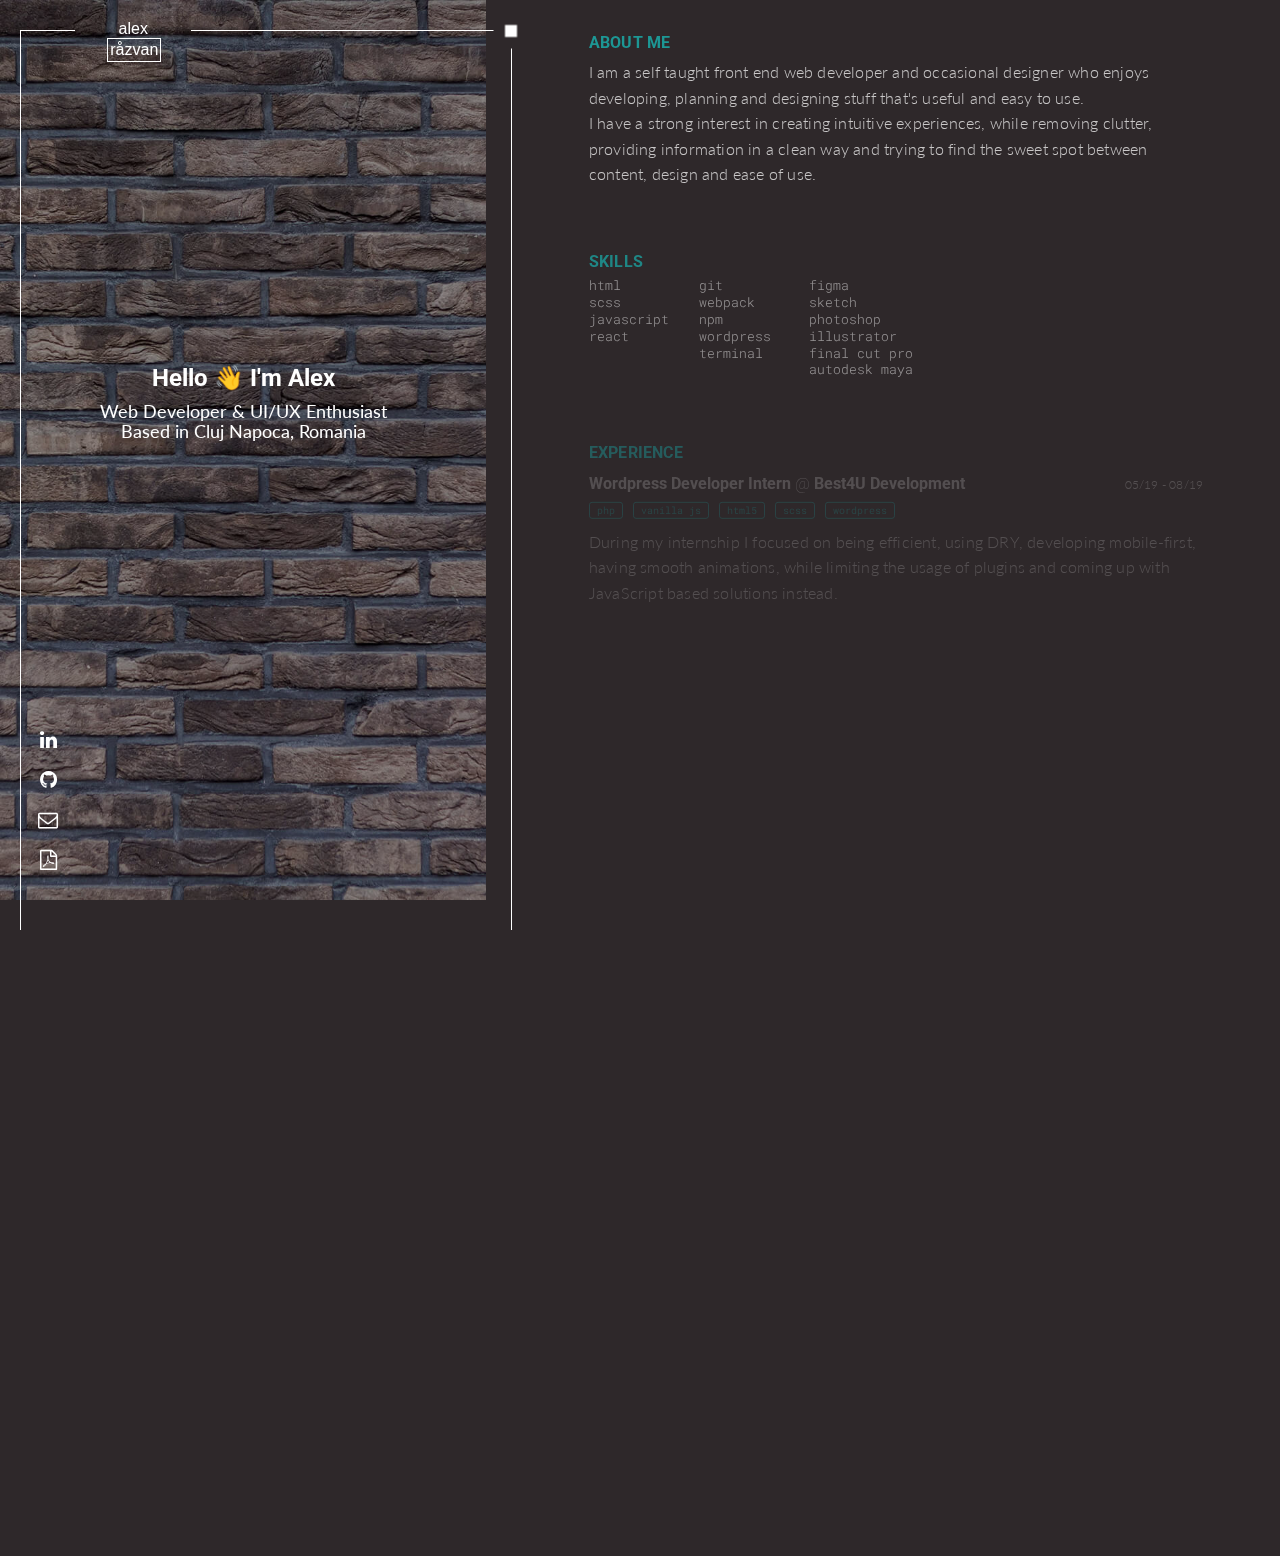
<file: index.html>
<!doctype html><html lang="en"><head><script async src="https://www.googletagmanager.com/gtag/js?id=UA-55290885-6"></script><script>function gtag(){dataLayer.push(arguments)}window.dataLayer=window.dataLayer||[],gtag("js",new Date),gtag("config","UA-55290885-6")</script><meta charset="utf-8"/><meta name="viewport" content="width=device-width,initial-scale=1"/><title>Alex Razvan</title><link href="/static/css/2.400f043a.chunk.css" rel="stylesheet"><link href="/static/css/main.4b4fe295.chunk.css" rel="stylesheet"></head><body><noscript>You need to enable JavaScript to run this app.</noscript><div id="root"></div><script>!function(f){function e(e){for(var r,t,n=e[0],o=e[1],u=e[2],a=0,l=[];a<n.length;a++)t=n[a],Object.prototype.hasOwnProperty.call(p,t)&&p[t]&&l.push(p[t][0]),p[t]=0;for(r in o)Object.prototype.hasOwnProperty.call(o,r)&&(f[r]=o[r]);for(s&&s(e);l.length;)l.shift()();return c.push.apply(c,u||[]),i()}function i(){for(var e,r=0;r<c.length;r++){for(var t=c[r],n=!0,o=1;o<t.length;o++){var u=t[o];0!==p[u]&&(n=!1)}n&&(c.splice(r--,1),e=a(a.s=t[0]))}return e}var t={},p={1:0},c=[];function a(e){if(t[e])return t[e].exports;var r=t[e]={i:e,l:!1,exports:{}};return f[e].call(r.exports,r,r.exports,a),r.l=!0,r.exports}a.m=f,a.c=t,a.d=function(e,r,t){a.o(e,r)||Object.defineProperty(e,r,{enumerable:!0,get:t})},a.r=function(e){"undefined"!=typeof Symbol&&Symbol.toStringTag&&Object.defineProperty(e,Symbol.toStringTag,{value:"Module"}),Object.defineProperty(e,"__esModule",{value:!0})},a.t=function(r,e){if(1&e&&(r=a(r)),8&e)return r;if(4&e&&"object"==typeof r&&r&&r.__esModule)return r;var t=Object.create(null);if(a.r(t),Object.defineProperty(t,"default",{enumerable:!0,value:r}),2&e&&"string"!=typeof r)for(var n in r)a.d(t,n,function(e){return r[e]}.bind(null,n));return t},a.n=function(e){var r=e&&e.__esModule?function(){return e.default}:function(){return e};return a.d(r,"a",r),r},a.o=function(e,r){return Object.prototype.hasOwnProperty.call(e,r)},a.p="/";var r=this.webpackJsonpalexrazvan=this.webpackJsonpalexrazvan||[],n=r.push.bind(r);r.push=e,r=r.slice();for(var o=0;o<r.length;o++)e(r[o]);var s=n;i()}([])</script><script src="/static/js/2.87b57f09.chunk.js"></script><script src="/static/js/main.eccc3cf3.chunk.js"></script></body></html>
</file>
<file: static/css/main.4b4fe295.chunk.css>
@import url(https://fonts.googleapis.com/css?family=Roboto+Mono:100,300,400,500,700&display=swap);@import url(https://fonts.googleapis.com/css?family=Roboto:100,300,400,500,700,900&display=swap);@import url(https://fonts.googleapis.com/css?family=Lato:100,300,400&display=swap);body{margin:0;font-family:-apple-system,BlinkMacSystemFont,Segoe UI,Roboto,Oxygen,Ubuntu,Cantarell,Fira Sans,Droid Sans,Helvetica Neue,sans-serif;-webkit-font-smoothing:antialiased;-moz-osx-font-smoothing:grayscale;background:#2e282a;color:#fff}code{font-family:source-code-pro,Menlo,Monaco,Consolas,Courier New,monospace}*,:after,:before,input[type=search]{margin:0;padding:0;box-sizing:inherit}body{box-sizing:border-box}html{font-size:62.5%;font-family:sans-serif;line-height:1.15;-ms-text-size-adjust:100%;-webkit-text-size-adjust:100%}h1{font-size:2em;margin:.67em 0}dl dl,dl ol,dl ul,ol dl,ol ol,ol ul,ul dl,ul ol,ul ul{margin:0}hr{box-sizing:content-box;height:0;overflow:visible}main{display:block}pre{font-family:monospace,monospace;font-size:1em}abbr[title]{text-decoration:underline;text-decoration:underline dotted}b,strong{font-weight:bolder}code,kbd,samp{font-family:monospace,monospace;font-size:1em}small{font-size:80%}svg:not(:root){overflow:hidden}button,input,select{margin:0}button{overflow:visible;text-transform:none}[type=button],[type=reset],[type=submit],button{-webkit-appearance:button}fieldset{padding:.35em .75em .625em}input{overflow:visible}legend{box-sizing:border-box;color:inherit;display:table;max-width:100%;white-space:normal}progress{display:inline-block;vertical-align:baseline}select{text-transform:none}textarea{margin:0;overflow:auto}[type=search]{-webkit-appearance:textfield;outline-offset:-2px}::-webkit-inner-spin-button,::-webkit-outer-spin-button{height:auto}::-webkit-input-placeholder{color:inherit;opacity:.54}::-webkit-search-decoration{-webkit-appearance:none}::-webkit-file-upload-button{-webkit-appearance:button;font:inherit}::-moz-focus-inner{border-style:none;padding:0}:-moz-focusring{outline:1px dotted ButtonText}:-moz-ui-invalid{box-shadow:none}details,dialog{display:block}dialog{background-color:#fff;border:solid;color:#000;height:-moz-fit-content;height:-webkit-fit-content;height:fit-content;left:0;margin:auto;padding:1em;position:absolute;right:0;width:-moz-fit-content;width:-webkit-fit-content;width:fit-content}dialog:not([open]){display:none}summary{display:list-item}template{display:none}.App{font-family:Roboto,sans-serif}p{font-family:Lato,sans-serif}
/*# sourceMappingURL=main.4b4fe295.chunk.css.map */
</file>
<file: static/css/2.400f043a.chunk.css>
/*!
 *  Font Awesome 4.7.0 by @davegandy - http://fontawesome.io - @fontawesome
 *  License - http://fontawesome.io/license (Font: SIL OFL 1.1, CSS: MIT License)
 */@font-face{font-family:FontAwesome;src:url(/static/media/fontawesome-webfont.674f50d2.eot);src:url(/static/media/fontawesome-webfont.674f50d2.eot?#iefix&v=4.7.0) format("embedded-opentype"),url(/static/media/fontawesome-webfont.af7ae505.woff2) format("woff2"),url(/static/media/fontawesome-webfont.fee66e71.woff) format("woff"),url(/static/media/fontawesome-webfont.b06871f2.ttf) format("truetype"),url(/static/media/fontawesome-webfont.912ec66d.svg#fontawesomeregular) format("svg");font-weight:400;font-style:normal}.fa{display:inline-block;font:normal normal normal 14px/1 FontAwesome;font-size:inherit;text-rendering:auto;-webkit-font-smoothing:antialiased;-moz-osx-font-smoothing:grayscale}.fa-lg{font-size:1.33333333em;line-height:.75em;vertical-align:-15%}.fa-2x{font-size:2em}.fa-3x{font-size:3em}.fa-4x{font-size:4em}.fa-5x{font-size:5em}.fa-fw{width:1.28571429em;text-align:center}.fa-ul{padding-left:0;margin-left:2.14285714em;list-style-type:none}.fa-ul>li{position:relative}.fa-li{position:absolute;left:-2.14285714em;width:2.14285714em;top:.14285714em;text-align:center}.fa-li.fa-lg{left:-1.85714286em}.fa-border{padding:.2em .25em .15em;border:.08em solid #eee;border-radius:.1em}.fa-pull-left{float:left}.fa-pull-right{float:right}.fa.fa-pull-left{margin-right:.3em}.fa.fa-pull-right{margin-left:.3em}.pull-right{float:right}.pull-left{float:left}.fa.pull-left{margin-right:.3em}.fa.pull-right{margin-left:.3em}.fa-spin{-webkit-animation:fa-spin 2s linear infinite;animation:fa-spin 2s linear infinite}.fa-pulse{-webkit-animation:fa-spin 1s steps(8) infinite;animation:fa-spin 1s steps(8) infinite}@-webkit-keyframes fa-spin{0%{-webkit-transform:rotate(0deg);transform:rotate(0deg)}to{-webkit-transform:rotate(359deg);transform:rotate(359deg)}}@keyframes fa-spin{0%{-webkit-transform:rotate(0deg);transform:rotate(0deg)}to{-webkit-transform:rotate(359deg);transform:rotate(359deg)}}.fa-rotate-90{-ms-filter:"progid:DXImageTransform.Microsoft.BasicImage(rotation=1)";-webkit-transform:rotate(90deg);transform:rotate(90deg)}.fa-rotate-180{-ms-filter:"progid:DXImageTransform.Microsoft.BasicImage(rotation=2)";-webkit-transform:rotate(180deg);transform:rotate(180deg)}.fa-rotate-270{-ms-filter:"progid:DXImageTransform.Microsoft.BasicImage(rotation=3)";-webkit-transform:rotate(270deg);transform:rotate(270deg)}.fa-flip-horizontal{-ms-filter:"progid:DXImageTransform.Microsoft.BasicImage(rotation=0, mirror=1)";-webkit-transform:scaleX(-1);transform:scaleX(-1)}.fa-flip-vertical{-ms-filter:"progid:DXImageTransform.Microsoft.BasicImage(rotation=2, mirror=1)";-webkit-transform:scaleY(-1);transform:scaleY(-1)}:root .fa-flip-horizontal,:root .fa-flip-vertical,:root .fa-rotate-90,:root .fa-rotate-180,:root .fa-rotate-270{-webkit-filter:none;filter:none}.fa-stack{position:relative;display:inline-block;width:2em;height:2em;line-height:2em;vertical-align:middle}.fa-stack-1x,.fa-stack-2x{position:absolute;left:0;width:100%;text-align:center}.fa-stack-1x{line-height:inherit}.fa-stack-2x{font-size:2em}.fa-inverse{color:#fff}.fa-glass:before{content:"\f000"}.fa-music:before{content:"\f001"}.fa-search:before{content:"\f002"}.fa-envelope-o:before{content:"\f003"}.fa-heart:before{content:"\f004"}.fa-star:before{content:"\f005"}.fa-star-o:before{content:"\f006"}.fa-user:before{content:"\f007"}.fa-film:before{content:"\f008"}.fa-th-large:before{content:"\f009"}.fa-th:before{content:"\f00a"}.fa-th-list:before{content:"\f00b"}.fa-check:before{content:"\f00c"}.fa-close:before,.fa-remove:before,.fa-times:before{content:"\f00d"}.fa-search-plus:before{content:"\f00e"}.fa-search-minus:before{content:"\f010"}.fa-power-off:before{content:"\f011"}.fa-signal:before{content:"\f012"}.fa-cog:before,.fa-gear:before{content:"\f013"}.fa-trash-o:before{content:"\f014"}.fa-home:before{content:"\f015"}.fa-file-o:before{content:"\f016"}.fa-clock-o:before{content:"\f017"}.fa-road:before{content:"\f018"}.fa-download:before{content:"\f019"}.fa-arrow-circle-o-down:before{content:"\f01a"}.fa-arrow-circle-o-up:before{content:"\f01b"}.fa-inbox:before{content:"\f01c"}.fa-play-circle-o:before{content:"\f01d"}.fa-repeat:before,.fa-rotate-right:before{content:"\f01e"}.fa-refresh:before{content:"\f021"}.fa-list-alt:before{content:"\f022"}.fa-lock:before{content:"\f023"}.fa-flag:before{content:"\f024"}.fa-headphones:before{content:"\f025"}.fa-volume-off:before{content:"\f026"}.fa-volume-down:before{content:"\f027"}.fa-volume-up:before{content:"\f028"}.fa-qrcode:before{content:"\f029"}.fa-barcode:before{content:"\f02a"}.fa-tag:before{content:"\f02b"}.fa-tags:before{content:"\f02c"}.fa-book:before{content:"\f02d"}.fa-bookmark:before{content:"\f02e"}.fa-print:before{content:"\f02f"}.fa-camera:before{content:"\f030"}.fa-font:before{content:"\f031"}.fa-bold:before{content:"\f032"}.fa-italic:before{content:"\f033"}.fa-text-height:before{content:"\f034"}.fa-text-width:before{content:"\f035"}.fa-align-left:before{content:"\f036"}.fa-align-center:before{content:"\f037"}.fa-align-right:before{content:"\f038"}.fa-align-justify:before{content:"\f039"}.fa-list:before{content:"\f03a"}.fa-dedent:before,.fa-outdent:before{content:"\f03b"}.fa-indent:before{content:"\f03c"}.fa-video-camera:before{content:"\f03d"}.fa-image:before,.fa-photo:before,.fa-picture-o:before{content:"\f03e"}.fa-pencil:before{content:"\f040"}.fa-map-marker:before{content:"\f041"}.fa-adjust:before{content:"\f042"}.fa-tint:before{content:"\f043"}.fa-edit:before,.fa-pencil-square-o:before{content:"\f044"}.fa-share-square-o:before{content:"\f045"}.fa-check-square-o:before{content:"\f046"}.fa-arrows:before{content:"\f047"}.fa-step-backward:before{content:"\f048"}.fa-fast-backward:before{content:"\f049"}.fa-backward:before{content:"\f04a"}.fa-play:before{content:"\f04b"}.fa-pause:before{content:"\f04c"}.fa-stop:before{content:"\f04d"}.fa-forward:before{content:"\f04e"}.fa-fast-forward:before{content:"\f050"}.fa-step-forward:before{content:"\f051"}.fa-eject:before{content:"\f052"}.fa-chevron-left:before{content:"\f053"}.fa-chevron-right:before{content:"\f054"}.fa-plus-circle:before{content:"\f055"}.fa-minus-circle:before{content:"\f056"}.fa-times-circle:before{content:"\f057"}.fa-check-circle:before{content:"\f058"}.fa-question-circle:before{content:"\f059"}.fa-info-circle:before{content:"\f05a"}.fa-crosshairs:before{content:"\f05b"}.fa-times-circle-o:before{content:"\f05c"}.fa-check-circle-o:before{content:"\f05d"}.fa-ban:before{content:"\f05e"}.fa-arrow-left:before{content:"\f060"}.fa-arrow-right:before{content:"\f061"}.fa-arrow-up:before{content:"\f062"}.fa-arrow-down:before{content:"\f063"}.fa-mail-forward:before,.fa-share:before{content:"\f064"}.fa-expand:before{content:"\f065"}.fa-compress:before{content:"\f066"}.fa-plus:before{content:"\f067"}.fa-minus:before{content:"\f068"}.fa-asterisk:before{content:"\f069"}.fa-exclamation-circle:before{content:"\f06a"}.fa-gift:before{content:"\f06b"}.fa-leaf:before{content:"\f06c"}.fa-fire:before{content:"\f06d"}.fa-eye:before{content:"\f06e"}.fa-eye-slash:before{content:"\f070"}.fa-exclamation-triangle:before,.fa-warning:before{content:"\f071"}.fa-plane:before{content:"\f072"}.fa-calendar:before{content:"\f073"}.fa-random:before{content:"\f074"}.fa-comment:before{content:"\f075"}.fa-magnet:before{content:"\f076"}.fa-chevron-up:before{content:"\f077"}.fa-chevron-down:before{content:"\f078"}.fa-retweet:before{content:"\f079"}.fa-shopping-cart:before{content:"\f07a"}.fa-folder:before{content:"\f07b"}.fa-folder-open:before{content:"\f07c"}.fa-arrows-v:before{content:"\f07d"}.fa-arrows-h:before{content:"\f07e"}.fa-bar-chart-o:before,.fa-bar-chart:before{content:"\f080"}.fa-twitter-square:before{content:"\f081"}.fa-facebook-square:before{content:"\f082"}.fa-camera-retro:before{content:"\f083"}.fa-key:before{content:"\f084"}.fa-cogs:before,.fa-gears:before{content:"\f085"}.fa-comments:before{content:"\f086"}.fa-thumbs-o-up:before{content:"\f087"}.fa-thumbs-o-down:before{content:"\f088"}.fa-star-half:before{content:"\f089"}.fa-heart-o:before{content:"\f08a"}.fa-sign-out:before{content:"\f08b"}.fa-linkedin-square:before{content:"\f08c"}.fa-thumb-tack:before{content:"\f08d"}.fa-external-link:before{content:"\f08e"}.fa-sign-in:before{content:"\f090"}.fa-trophy:before{content:"\f091"}.fa-github-square:before{content:"\f092"}.fa-upload:before{content:"\f093"}.fa-lemon-o:before{content:"\f094"}.fa-phone:before{content:"\f095"}.fa-square-o:before{content:"\f096"}.fa-bookmark-o:before{content:"\f097"}.fa-phone-square:before{content:"\f098"}.fa-twitter:before{content:"\f099"}.fa-facebook-f:before,.fa-facebook:before{content:"\f09a"}.fa-github:before{content:"\f09b"}.fa-unlock:before{content:"\f09c"}.fa-credit-card:before{content:"\f09d"}.fa-feed:before,.fa-rss:before{content:"\f09e"}.fa-hdd-o:before{content:"\f0a0"}.fa-bullhorn:before{content:"\f0a1"}.fa-bell:before{content:"\f0f3"}.fa-certificate:before{content:"\f0a3"}.fa-hand-o-right:before{content:"\f0a4"}.fa-hand-o-left:before{content:"\f0a5"}.fa-hand-o-up:before{content:"\f0a6"}.fa-hand-o-down:before{content:"\f0a7"}.fa-arrow-circle-left:before{content:"\f0a8"}.fa-arrow-circle-right:before{content:"\f0a9"}.fa-arrow-circle-up:before{content:"\f0aa"}.fa-arrow-circle-down:before{content:"\f0ab"}.fa-globe:before{content:"\f0ac"}.fa-wrench:before{content:"\f0ad"}.fa-tasks:before{content:"\f0ae"}.fa-filter:before{content:"\f0b0"}.fa-briefcase:before{content:"\f0b1"}.fa-arrows-alt:before{content:"\f0b2"}.fa-group:before,.fa-users:before{content:"\f0c0"}.fa-chain:before,.fa-link:before{content:"\f0c1"}.fa-cloud:before{content:"\f0c2"}.fa-flask:before{content:"\f0c3"}.fa-cut:before,.fa-scissors:before{content:"\f0c4"}.fa-copy:before,.fa-files-o:before{content:"\f0c5"}.fa-paperclip:before{content:"\f0c6"}.fa-floppy-o:before,.fa-save:before{content:"\f0c7"}.fa-square:before{content:"\f0c8"}.fa-bars:before,.fa-navicon:before,.fa-reorder:before{content:"\f0c9"}.fa-list-ul:before{content:"\f0ca"}.fa-list-ol:before{content:"\f0cb"}.fa-strikethrough:before{content:"\f0cc"}.fa-underline:before{content:"\f0cd"}.fa-table:before{content:"\f0ce"}.fa-magic:before{content:"\f0d0"}.fa-truck:before{content:"\f0d1"}.fa-pinterest:before{content:"\f0d2"}.fa-pinterest-square:before{content:"\f0d3"}.fa-google-plus-square:before{content:"\f0d4"}.fa-google-plus:before{content:"\f0d5"}.fa-money:before{content:"\f0d6"}.fa-caret-down:before{content:"\f0d7"}.fa-caret-up:before{content:"\f0d8"}.fa-caret-left:before{content:"\f0d9"}.fa-caret-right:before{content:"\f0da"}.fa-columns:before{content:"\f0db"}.fa-sort:before,.fa-unsorted:before{content:"\f0dc"}.fa-sort-desc:before,.fa-sort-down:before{content:"\f0dd"}.fa-sort-asc:before,.fa-sort-up:before{content:"\f0de"}.fa-envelope:before{content:"\f0e0"}.fa-linkedin:before{content:"\f0e1"}.fa-rotate-left:before,.fa-undo:before{content:"\f0e2"}.fa-gavel:before,.fa-legal:before{content:"\f0e3"}.fa-dashboard:before,.fa-tachometer:before{content:"\f0e4"}.fa-comment-o:before{content:"\f0e5"}.fa-comments-o:before{content:"\f0e6"}.fa-bolt:before,.fa-flash:before{content:"\f0e7"}.fa-sitemap:before{content:"\f0e8"}.fa-umbrella:before{content:"\f0e9"}.fa-clipboard:before,.fa-paste:before{content:"\f0ea"}.fa-lightbulb-o:before{content:"\f0eb"}.fa-exchange:before{content:"\f0ec"}.fa-cloud-download:before{content:"\f0ed"}.fa-cloud-upload:before{content:"\f0ee"}.fa-user-md:before{content:"\f0f0"}.fa-stethoscope:before{content:"\f0f1"}.fa-suitcase:before{content:"\f0f2"}.fa-bell-o:before{content:"\f0a2"}.fa-coffee:before{content:"\f0f4"}.fa-cutlery:before{content:"\f0f5"}.fa-file-text-o:before{content:"\f0f6"}.fa-building-o:before{content:"\f0f7"}.fa-hospital-o:before{content:"\f0f8"}.fa-ambulance:before{content:"\f0f9"}.fa-medkit:before{content:"\f0fa"}.fa-fighter-jet:before{content:"\f0fb"}.fa-beer:before{content:"\f0fc"}.fa-h-square:before{content:"\f0fd"}.fa-plus-square:before{content:"\f0fe"}.fa-angle-double-left:before{content:"\f100"}.fa-angle-double-right:before{content:"\f101"}.fa-angle-double-up:before{content:"\f102"}.fa-angle-double-down:before{content:"\f103"}.fa-angle-left:before{content:"\f104"}.fa-angle-right:before{content:"\f105"}.fa-angle-up:before{content:"\f106"}.fa-angle-down:before{content:"\f107"}.fa-desktop:before{content:"\f108"}.fa-laptop:before{content:"\f109"}.fa-tablet:before{content:"\f10a"}.fa-mobile-phone:before,.fa-mobile:before{content:"\f10b"}.fa-circle-o:before{content:"\f10c"}.fa-quote-left:before{content:"\f10d"}.fa-quote-right:before{content:"\f10e"}.fa-spinner:before{content:"\f110"}.fa-circle:before{content:"\f111"}.fa-mail-reply:before,.fa-reply:before{content:"\f112"}.fa-github-alt:before{content:"\f113"}.fa-folder-o:before{content:"\f114"}.fa-folder-open-o:before{content:"\f115"}.fa-smile-o:before{content:"\f118"}.fa-frown-o:before{content:"\f119"}.fa-meh-o:before{content:"\f11a"}.fa-gamepad:before{content:"\f11b"}.fa-keyboard-o:before{content:"\f11c"}.fa-flag-o:before{content:"\f11d"}.fa-flag-checkered:before{content:"\f11e"}.fa-terminal:before{content:"\f120"}.fa-code:before{content:"\f121"}.fa-mail-reply-all:before,.fa-reply-all:before{content:"\f122"}.fa-star-half-empty:before,.fa-star-half-full:before,.fa-star-half-o:before{content:"\f123"}.fa-location-arrow:before{content:"\f124"}.fa-crop:before{content:"\f125"}.fa-code-fork:before{content:"\f126"}.fa-chain-broken:before,.fa-unlink:before{content:"\f127"}.fa-question:before{content:"\f128"}.fa-info:before{content:"\f129"}.fa-exclamation:before{content:"\f12a"}.fa-superscript:before{content:"\f12b"}.fa-subscript:before{content:"\f12c"}.fa-eraser:before{content:"\f12d"}.fa-puzzle-piece:before{content:"\f12e"}.fa-microphone:before{content:"\f130"}.fa-microphone-slash:before{content:"\f131"}.fa-shield:before{content:"\f132"}.fa-calendar-o:before{content:"\f133"}.fa-fire-extinguisher:before{content:"\f134"}.fa-rocket:before{content:"\f135"}.fa-maxcdn:before{content:"\f136"}.fa-chevron-circle-left:before{content:"\f137"}.fa-chevron-circle-right:before{content:"\f138"}.fa-chevron-circle-up:before{content:"\f139"}.fa-chevron-circle-down:before{content:"\f13a"}.fa-html5:before{content:"\f13b"}.fa-css3:before{content:"\f13c"}.fa-anchor:before{content:"\f13d"}.fa-unlock-alt:before{content:"\f13e"}.fa-bullseye:before{content:"\f140"}.fa-ellipsis-h:before{content:"\f141"}.fa-ellipsis-v:before{content:"\f142"}.fa-rss-square:before{content:"\f143"}.fa-play-circle:before{content:"\f144"}.fa-ticket:before{content:"\f145"}.fa-minus-square:before{content:"\f146"}.fa-minus-square-o:before{content:"\f147"}.fa-level-up:before{content:"\f148"}.fa-level-down:before{content:"\f149"}.fa-check-square:before{content:"\f14a"}.fa-pencil-square:before{content:"\f14b"}.fa-external-link-square:before{content:"\f14c"}.fa-share-square:before{content:"\f14d"}.fa-compass:before{content:"\f14e"}.fa-caret-square-o-down:before,.fa-toggle-down:before{content:"\f150"}.fa-caret-square-o-up:before,.fa-toggle-up:before{content:"\f151"}.fa-caret-square-o-right:before,.fa-toggle-right:before{content:"\f152"}.fa-eur:before,.fa-euro:before{content:"\f153"}.fa-gbp:before{content:"\f154"}.fa-dollar:before,.fa-usd:before{content:"\f155"}.fa-inr:before,.fa-rupee:before{content:"\f156"}.fa-cny:before,.fa-jpy:before,.fa-rmb:before,.fa-yen:before{content:"\f157"}.fa-rouble:before,.fa-rub:before,.fa-ruble:before{content:"\f158"}.fa-krw:before,.fa-won:before{content:"\f159"}.fa-bitcoin:before,.fa-btc:before{content:"\f15a"}.fa-file:before{content:"\f15b"}.fa-file-text:before{content:"\f15c"}.fa-sort-alpha-asc:before{content:"\f15d"}.fa-sort-alpha-desc:before{content:"\f15e"}.fa-sort-amount-asc:before{content:"\f160"}.fa-sort-amount-desc:before{content:"\f161"}.fa-sort-numeric-asc:before{content:"\f162"}.fa-sort-numeric-desc:before{content:"\f163"}.fa-thumbs-up:before{content:"\f164"}.fa-thumbs-down:before{content:"\f165"}.fa-youtube-square:before{content:"\f166"}.fa-youtube:before{content:"\f167"}.fa-xing:before{content:"\f168"}.fa-xing-square:before{content:"\f169"}.fa-youtube-play:before{content:"\f16a"}.fa-dropbox:before{content:"\f16b"}.fa-stack-overflow:before{content:"\f16c"}.fa-instagram:before{content:"\f16d"}.fa-flickr:before{content:"\f16e"}.fa-adn:before{content:"\f170"}.fa-bitbucket:before{content:"\f171"}.fa-bitbucket-square:before{content:"\f172"}.fa-tumblr:before{content:"\f173"}.fa-tumblr-square:before{content:"\f174"}.fa-long-arrow-down:before{content:"\f175"}.fa-long-arrow-up:before{content:"\f176"}.fa-long-arrow-left:before{content:"\f177"}.fa-long-arrow-right:before{content:"\f178"}.fa-apple:before{content:"\f179"}.fa-windows:before{content:"\f17a"}.fa-android:before{content:"\f17b"}.fa-linux:before{content:"\f17c"}.fa-dribbble:before{content:"\f17d"}.fa-skype:before{content:"\f17e"}.fa-foursquare:before{content:"\f180"}.fa-trello:before{content:"\f181"}.fa-female:before{content:"\f182"}.fa-male:before{content:"\f183"}.fa-gittip:before,.fa-gratipay:before{content:"\f184"}.fa-sun-o:before{content:"\f185"}.fa-moon-o:before{content:"\f186"}.fa-archive:before{content:"\f187"}.fa-bug:before{content:"\f188"}.fa-vk:before{content:"\f189"}.fa-weibo:before{content:"\f18a"}.fa-renren:before{content:"\f18b"}.fa-pagelines:before{content:"\f18c"}.fa-stack-exchange:before{content:"\f18d"}.fa-arrow-circle-o-right:before{content:"\f18e"}.fa-arrow-circle-o-left:before{content:"\f190"}.fa-caret-square-o-left:before,.fa-toggle-left:before{content:"\f191"}.fa-dot-circle-o:before{content:"\f192"}.fa-wheelchair:before{content:"\f193"}.fa-vimeo-square:before{content:"\f194"}.fa-try:before,.fa-turkish-lira:before{content:"\f195"}.fa-plus-square-o:before{content:"\f196"}.fa-space-shuttle:before{content:"\f197"}.fa-slack:before{content:"\f198"}.fa-envelope-square:before{content:"\f199"}.fa-wordpress:before{content:"\f19a"}.fa-openid:before{content:"\f19b"}.fa-bank:before,.fa-institution:before,.fa-university:before{content:"\f19c"}.fa-graduation-cap:before,.fa-mortar-board:before{content:"\f19d"}.fa-yahoo:before{content:"\f19e"}.fa-google:before{content:"\f1a0"}.fa-reddit:before{content:"\f1a1"}.fa-reddit-square:before{content:"\f1a2"}.fa-stumbleupon-circle:before{content:"\f1a3"}.fa-stumbleupon:before{content:"\f1a4"}.fa-delicious:before{content:"\f1a5"}.fa-digg:before{content:"\f1a6"}.fa-pied-piper-pp:before{content:"\f1a7"}.fa-pied-piper-alt:before{content:"\f1a8"}.fa-drupal:before{content:"\f1a9"}.fa-joomla:before{content:"\f1aa"}.fa-language:before{content:"\f1ab"}.fa-fax:before{content:"\f1ac"}.fa-building:before{content:"\f1ad"}.fa-child:before{content:"\f1ae"}.fa-paw:before{content:"\f1b0"}.fa-spoon:before{content:"\f1b1"}.fa-cube:before{content:"\f1b2"}.fa-cubes:before{content:"\f1b3"}.fa-behance:before{content:"\f1b4"}.fa-behance-square:before{content:"\f1b5"}.fa-steam:before{content:"\f1b6"}.fa-steam-square:before{content:"\f1b7"}.fa-recycle:before{content:"\f1b8"}.fa-automobile:before,.fa-car:before{content:"\f1b9"}.fa-cab:before,.fa-taxi:before{content:"\f1ba"}.fa-tree:before{content:"\f1bb"}.fa-spotify:before{content:"\f1bc"}.fa-deviantart:before{content:"\f1bd"}.fa-soundcloud:before{content:"\f1be"}.fa-database:before{content:"\f1c0"}.fa-file-pdf-o:before{content:"\f1c1"}.fa-file-word-o:before{content:"\f1c2"}.fa-file-excel-o:before{content:"\f1c3"}.fa-file-powerpoint-o:before{content:"\f1c4"}.fa-file-image-o:before,.fa-file-photo-o:before,.fa-file-picture-o:before{content:"\f1c5"}.fa-file-archive-o:before,.fa-file-zip-o:before{content:"\f1c6"}.fa-file-audio-o:before,.fa-file-sound-o:before{content:"\f1c7"}.fa-file-movie-o:before,.fa-file-video-o:before{content:"\f1c8"}.fa-file-code-o:before{content:"\f1c9"}.fa-vine:before{content:"\f1ca"}.fa-codepen:before{content:"\f1cb"}.fa-jsfiddle:before{content:"\f1cc"}.fa-life-bouy:before,.fa-life-buoy:before,.fa-life-ring:before,.fa-life-saver:before,.fa-support:before{content:"\f1cd"}.fa-circle-o-notch:before{content:"\f1ce"}.fa-ra:before,.fa-rebel:before,.fa-resistance:before{content:"\f1d0"}.fa-empire:before,.fa-ge:before{content:"\f1d1"}.fa-git-square:before{content:"\f1d2"}.fa-git:before{content:"\f1d3"}.fa-hacker-news:before,.fa-y-combinator-square:before,.fa-yc-square:before{content:"\f1d4"}.fa-tencent-weibo:before{content:"\f1d5"}.fa-qq:before{content:"\f1d6"}.fa-wechat:before,.fa-weixin:before{content:"\f1d7"}.fa-paper-plane:before,.fa-send:before{content:"\f1d8"}.fa-paper-plane-o:before,.fa-send-o:before{content:"\f1d9"}.fa-history:before{content:"\f1da"}.fa-circle-thin:before{content:"\f1db"}.fa-header:before{content:"\f1dc"}.fa-paragraph:before{content:"\f1dd"}.fa-sliders:before{content:"\f1de"}.fa-share-alt:before{content:"\f1e0"}.fa-share-alt-square:before{content:"\f1e1"}.fa-bomb:before{content:"\f1e2"}.fa-futbol-o:before,.fa-soccer-ball-o:before{content:"\f1e3"}.fa-tty:before{content:"\f1e4"}.fa-binoculars:before{content:"\f1e5"}.fa-plug:before{content:"\f1e6"}.fa-slideshare:before{content:"\f1e7"}.fa-twitch:before{content:"\f1e8"}.fa-yelp:before{content:"\f1e9"}.fa-newspaper-o:before{content:"\f1ea"}.fa-wifi:before{content:"\f1eb"}.fa-calculator:before{content:"\f1ec"}.fa-paypal:before{content:"\f1ed"}.fa-google-wallet:before{content:"\f1ee"}.fa-cc-visa:before{content:"\f1f0"}.fa-cc-mastercard:before{content:"\f1f1"}.fa-cc-discover:before{content:"\f1f2"}.fa-cc-amex:before{content:"\f1f3"}.fa-cc-paypal:before{content:"\f1f4"}.fa-cc-stripe:before{content:"\f1f5"}.fa-bell-slash:before{content:"\f1f6"}.fa-bell-slash-o:before{content:"\f1f7"}.fa-trash:before{content:"\f1f8"}.fa-copyright:before{content:"\f1f9"}.fa-at:before{content:"\f1fa"}.fa-eyedropper:before{content:"\f1fb"}.fa-paint-brush:before{content:"\f1fc"}.fa-birthday-cake:before{content:"\f1fd"}.fa-area-chart:before{content:"\f1fe"}.fa-pie-chart:before{content:"\f200"}.fa-line-chart:before{content:"\f201"}.fa-lastfm:before{content:"\f202"}.fa-lastfm-square:before{content:"\f203"}.fa-toggle-off:before{content:"\f204"}.fa-toggle-on:before{content:"\f205"}.fa-bicycle:before{content:"\f206"}.fa-bus:before{content:"\f207"}.fa-ioxhost:before{content:"\f208"}.fa-angellist:before{content:"\f209"}.fa-cc:before{content:"\f20a"}.fa-ils:before,.fa-shekel:before,.fa-sheqel:before{content:"\f20b"}.fa-meanpath:before{content:"\f20c"}.fa-buysellads:before{content:"\f20d"}.fa-connectdevelop:before{content:"\f20e"}.fa-dashcube:before{content:"\f210"}.fa-forumbee:before{content:"\f211"}.fa-leanpub:before{content:"\f212"}.fa-sellsy:before{content:"\f213"}.fa-shirtsinbulk:before{content:"\f214"}.fa-simplybuilt:before{content:"\f215"}.fa-skyatlas:before{content:"\f216"}.fa-cart-plus:before{content:"\f217"}.fa-cart-arrow-down:before{content:"\f218"}.fa-diamond:before{content:"\f219"}.fa-ship:before{content:"\f21a"}.fa-user-secret:before{content:"\f21b"}.fa-motorcycle:before{content:"\f21c"}.fa-street-view:before{content:"\f21d"}.fa-heartbeat:before{content:"\f21e"}.fa-venus:before{content:"\f221"}.fa-mars:before{content:"\f222"}.fa-mercury:before{content:"\f223"}.fa-intersex:before,.fa-transgender:before{content:"\f224"}.fa-transgender-alt:before{content:"\f225"}.fa-venus-double:before{content:"\f226"}.fa-mars-double:before{content:"\f227"}.fa-venus-mars:before{content:"\f228"}.fa-mars-stroke:before{content:"\f229"}.fa-mars-stroke-v:before{content:"\f22a"}.fa-mars-stroke-h:before{content:"\f22b"}.fa-neuter:before{content:"\f22c"}.fa-genderless:before{content:"\f22d"}.fa-facebook-official:before{content:"\f230"}.fa-pinterest-p:before{content:"\f231"}.fa-whatsapp:before{content:"\f232"}.fa-server:before{content:"\f233"}.fa-user-plus:before{content:"\f234"}.fa-user-times:before{content:"\f235"}.fa-bed:before,.fa-hotel:before{content:"\f236"}.fa-viacoin:before{content:"\f237"}.fa-train:before{content:"\f238"}.fa-subway:before{content:"\f239"}.fa-medium:before{content:"\f23a"}.fa-y-combinator:before,.fa-yc:before{content:"\f23b"}.fa-optin-monster:before{content:"\f23c"}.fa-opencart:before{content:"\f23d"}.fa-expeditedssl:before{content:"\f23e"}.fa-battery-4:before,.fa-battery-full:before,.fa-battery:before{content:"\f240"}.fa-battery-3:before,.fa-battery-three-quarters:before{content:"\f241"}.fa-battery-2:before,.fa-battery-half:before{content:"\f242"}.fa-battery-1:before,.fa-battery-quarter:before{content:"\f243"}.fa-battery-0:before,.fa-battery-empty:before{content:"\f244"}.fa-mouse-pointer:before{content:"\f245"}.fa-i-cursor:before{content:"\f246"}.fa-object-group:before{content:"\f247"}.fa-object-ungroup:before{content:"\f248"}.fa-sticky-note:before{content:"\f249"}.fa-sticky-note-o:before{content:"\f24a"}.fa-cc-jcb:before{content:"\f24b"}.fa-cc-diners-club:before{content:"\f24c"}.fa-clone:before{content:"\f24d"}.fa-balance-scale:before{content:"\f24e"}.fa-hourglass-o:before{content:"\f250"}.fa-hourglass-1:before,.fa-hourglass-start:before{content:"\f251"}.fa-hourglass-2:before,.fa-hourglass-half:before{content:"\f252"}.fa-hourglass-3:before,.fa-hourglass-end:before{content:"\f253"}.fa-hourglass:before{content:"\f254"}.fa-hand-grab-o:before,.fa-hand-rock-o:before{content:"\f255"}.fa-hand-paper-o:before,.fa-hand-stop-o:before{content:"\f256"}.fa-hand-scissors-o:before{content:"\f257"}.fa-hand-lizard-o:before{content:"\f258"}.fa-hand-spock-o:before{content:"\f259"}.fa-hand-pointer-o:before{content:"\f25a"}.fa-hand-peace-o:before{content:"\f25b"}.fa-trademark:before{content:"\f25c"}.fa-registered:before{content:"\f25d"}.fa-creative-commons:before{content:"\f25e"}.fa-gg:before{content:"\f260"}.fa-gg-circle:before{content:"\f261"}.fa-tripadvisor:before{content:"\f262"}.fa-odnoklassniki:before{content:"\f263"}.fa-odnoklassniki-square:before{content:"\f264"}.fa-get-pocket:before{content:"\f265"}.fa-wikipedia-w:before{content:"\f266"}.fa-safari:before{content:"\f267"}.fa-chrome:before{content:"\f268"}.fa-firefox:before{content:"\f269"}.fa-opera:before{content:"\f26a"}.fa-internet-explorer:before{content:"\f26b"}.fa-television:before,.fa-tv:before{content:"\f26c"}.fa-contao:before{content:"\f26d"}.fa-500px:before{content:"\f26e"}.fa-amazon:before{content:"\f270"}.fa-calendar-plus-o:before{content:"\f271"}.fa-calendar-minus-o:before{content:"\f272"}.fa-calendar-times-o:before{content:"\f273"}.fa-calendar-check-o:before{content:"\f274"}.fa-industry:before{content:"\f275"}.fa-map-pin:before{content:"\f276"}.fa-map-signs:before{content:"\f277"}.fa-map-o:before{content:"\f278"}.fa-map:before{content:"\f279"}.fa-commenting:before{content:"\f27a"}.fa-commenting-o:before{content:"\f27b"}.fa-houzz:before{content:"\f27c"}.fa-vimeo:before{content:"\f27d"}.fa-black-tie:before{content:"\f27e"}.fa-fonticons:before{content:"\f280"}.fa-reddit-alien:before{content:"\f281"}.fa-edge:before{content:"\f282"}.fa-credit-card-alt:before{content:"\f283"}.fa-codiepie:before{content:"\f284"}.fa-modx:before{content:"\f285"}.fa-fort-awesome:before{content:"\f286"}.fa-usb:before{content:"\f287"}.fa-product-hunt:before{content:"\f288"}.fa-mixcloud:before{content:"\f289"}.fa-scribd:before{content:"\f28a"}.fa-pause-circle:before{content:"\f28b"}.fa-pause-circle-o:before{content:"\f28c"}.fa-stop-circle:before{content:"\f28d"}.fa-stop-circle-o:before{content:"\f28e"}.fa-shopping-bag:before{content:"\f290"}.fa-shopping-basket:before{content:"\f291"}.fa-hashtag:before{content:"\f292"}.fa-bluetooth:before{content:"\f293"}.fa-bluetooth-b:before{content:"\f294"}.fa-percent:before{content:"\f295"}.fa-gitlab:before{content:"\f296"}.fa-wpbeginner:before{content:"\f297"}.fa-wpforms:before{content:"\f298"}.fa-envira:before{content:"\f299"}.fa-universal-access:before{content:"\f29a"}.fa-wheelchair-alt:before{content:"\f29b"}.fa-question-circle-o:before{content:"\f29c"}.fa-blind:before{content:"\f29d"}.fa-audio-description:before{content:"\f29e"}.fa-volume-control-phone:before{content:"\f2a0"}.fa-braille:before{content:"\f2a1"}.fa-assistive-listening-systems:before{content:"\f2a2"}.fa-american-sign-language-interpreting:before,.fa-asl-interpreting:before{content:"\f2a3"}.fa-deaf:before,.fa-deafness:before,.fa-hard-of-hearing:before{content:"\f2a4"}.fa-glide:before{content:"\f2a5"}.fa-glide-g:before{content:"\f2a6"}.fa-sign-language:before,.fa-signing:before{content:"\f2a7"}.fa-low-vision:before{content:"\f2a8"}.fa-viadeo:before{content:"\f2a9"}.fa-viadeo-square:before{content:"\f2aa"}.fa-snapchat:before{content:"\f2ab"}.fa-snapchat-ghost:before{content:"\f2ac"}.fa-snapchat-square:before{content:"\f2ad"}.fa-pied-piper:before{content:"\f2ae"}.fa-first-order:before{content:"\f2b0"}.fa-yoast:before{content:"\f2b1"}.fa-themeisle:before{content:"\f2b2"}.fa-google-plus-circle:before,.fa-google-plus-official:before{content:"\f2b3"}.fa-fa:before,.fa-font-awesome:before{content:"\f2b4"}.fa-handshake-o:before{content:"\f2b5"}.fa-envelope-open:before{content:"\f2b6"}.fa-envelope-open-o:before{content:"\f2b7"}.fa-linode:before{content:"\f2b8"}.fa-address-book:before{content:"\f2b9"}.fa-address-book-o:before{content:"\f2ba"}.fa-address-card:before,.fa-vcard:before{content:"\f2bb"}.fa-address-card-o:before,.fa-vcard-o:before{content:"\f2bc"}.fa-user-circle:before{content:"\f2bd"}.fa-user-circle-o:before{content:"\f2be"}.fa-user-o:before{content:"\f2c0"}.fa-id-badge:before{content:"\f2c1"}.fa-drivers-license:before,.fa-id-card:before{content:"\f2c2"}.fa-drivers-license-o:before,.fa-id-card-o:before{content:"\f2c3"}.fa-quora:before{content:"\f2c4"}.fa-free-code-camp:before{content:"\f2c5"}.fa-telegram:before{content:"\f2c6"}.fa-thermometer-4:before,.fa-thermometer-full:before,.fa-thermometer:before{content:"\f2c7"}.fa-thermometer-3:before,.fa-thermometer-three-quarters:before{content:"\f2c8"}.fa-thermometer-2:before,.fa-thermometer-half:before{content:"\f2c9"}.fa-thermometer-1:before,.fa-thermometer-quarter:before{content:"\f2ca"}.fa-thermometer-0:before,.fa-thermometer-empty:before{content:"\f2cb"}.fa-shower:before{content:"\f2cc"}.fa-bath:before,.fa-bathtub:before,.fa-s15:before{content:"\f2cd"}.fa-podcast:before{content:"\f2ce"}.fa-window-maximize:before{content:"\f2d0"}.fa-window-minimize:before{content:"\f2d1"}.fa-window-restore:before{content:"\f2d2"}.fa-times-rectangle:before,.fa-window-close:before{content:"\f2d3"}.fa-times-rectangle-o:before,.fa-window-close-o:before{content:"\f2d4"}.fa-bandcamp:before{content:"\f2d5"}.fa-grav:before{content:"\f2d6"}.fa-etsy:before{content:"\f2d7"}.fa-imdb:before{content:"\f2d8"}.fa-ravelry:before{content:"\f2d9"}.fa-eercast:before{content:"\f2da"}.fa-microchip:before{content:"\f2db"}.fa-snowflake-o:before{content:"\f2dc"}.fa-superpowers:before{content:"\f2dd"}.fa-wpexplorer:before{content:"\f2de"}.fa-meetup:before{content:"\f2e0"}.sr-only{position:absolute;width:1px;height:1px;padding:0;margin:-1px;overflow:hidden;clip:rect(0,0,0,0);border:0}.sr-only-focusable:active,.sr-only-focusable:focus{position:static;width:auto;height:auto;margin:0;overflow:visible;clip:auto}
/*# sourceMappingURL=2.400f043a.chunk.css.map */
</file>
